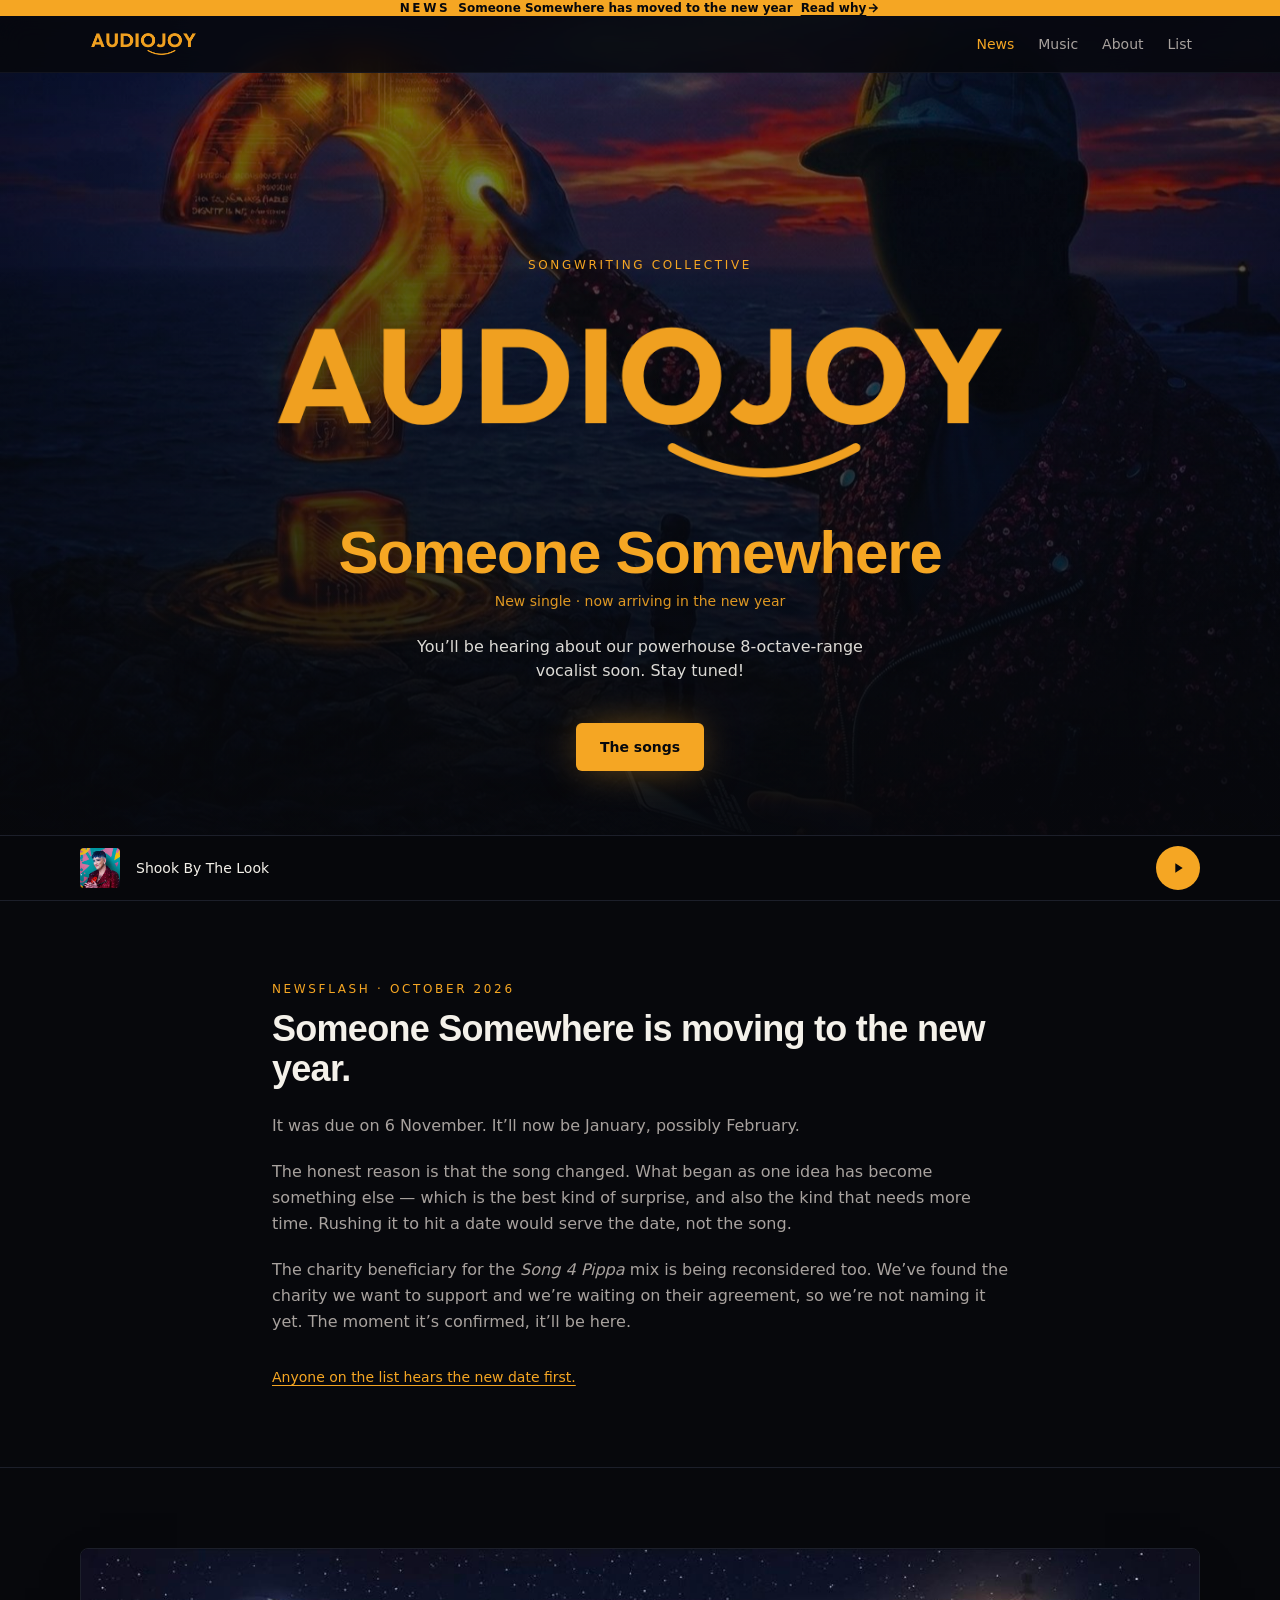
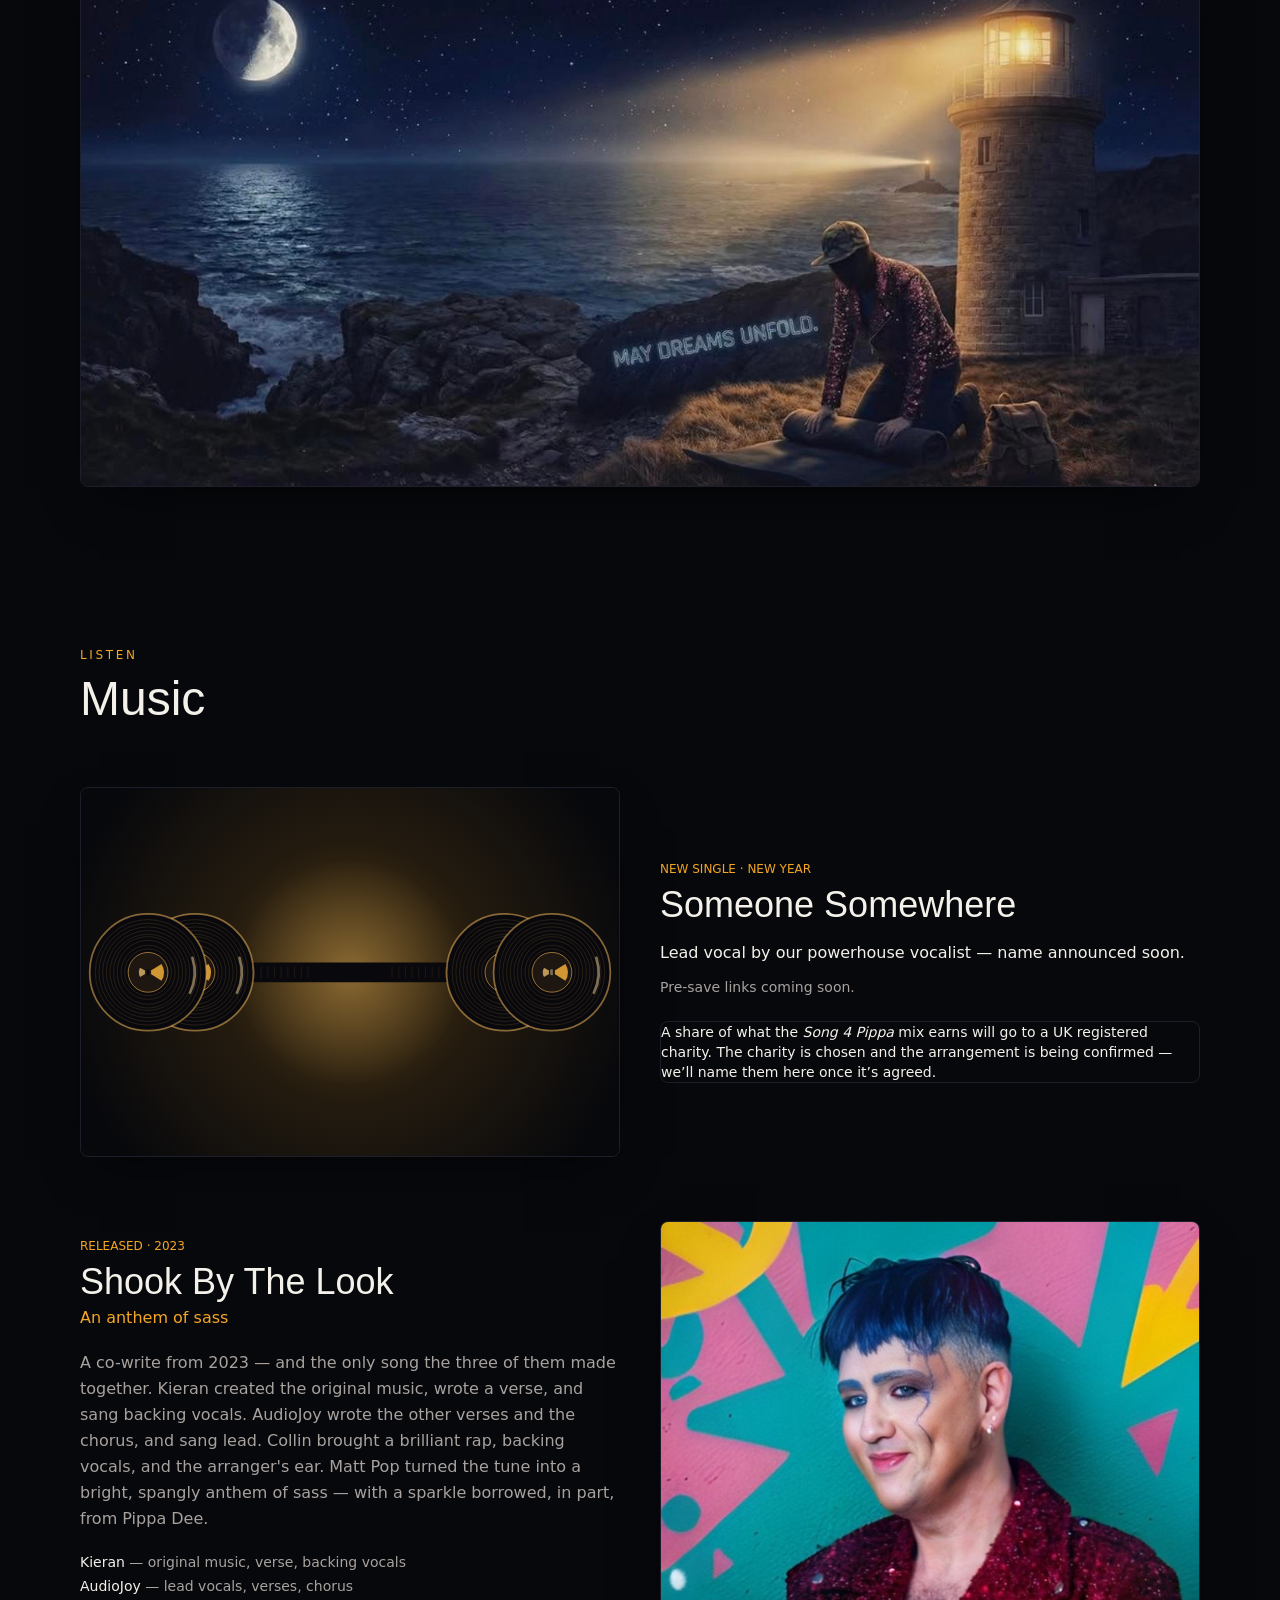
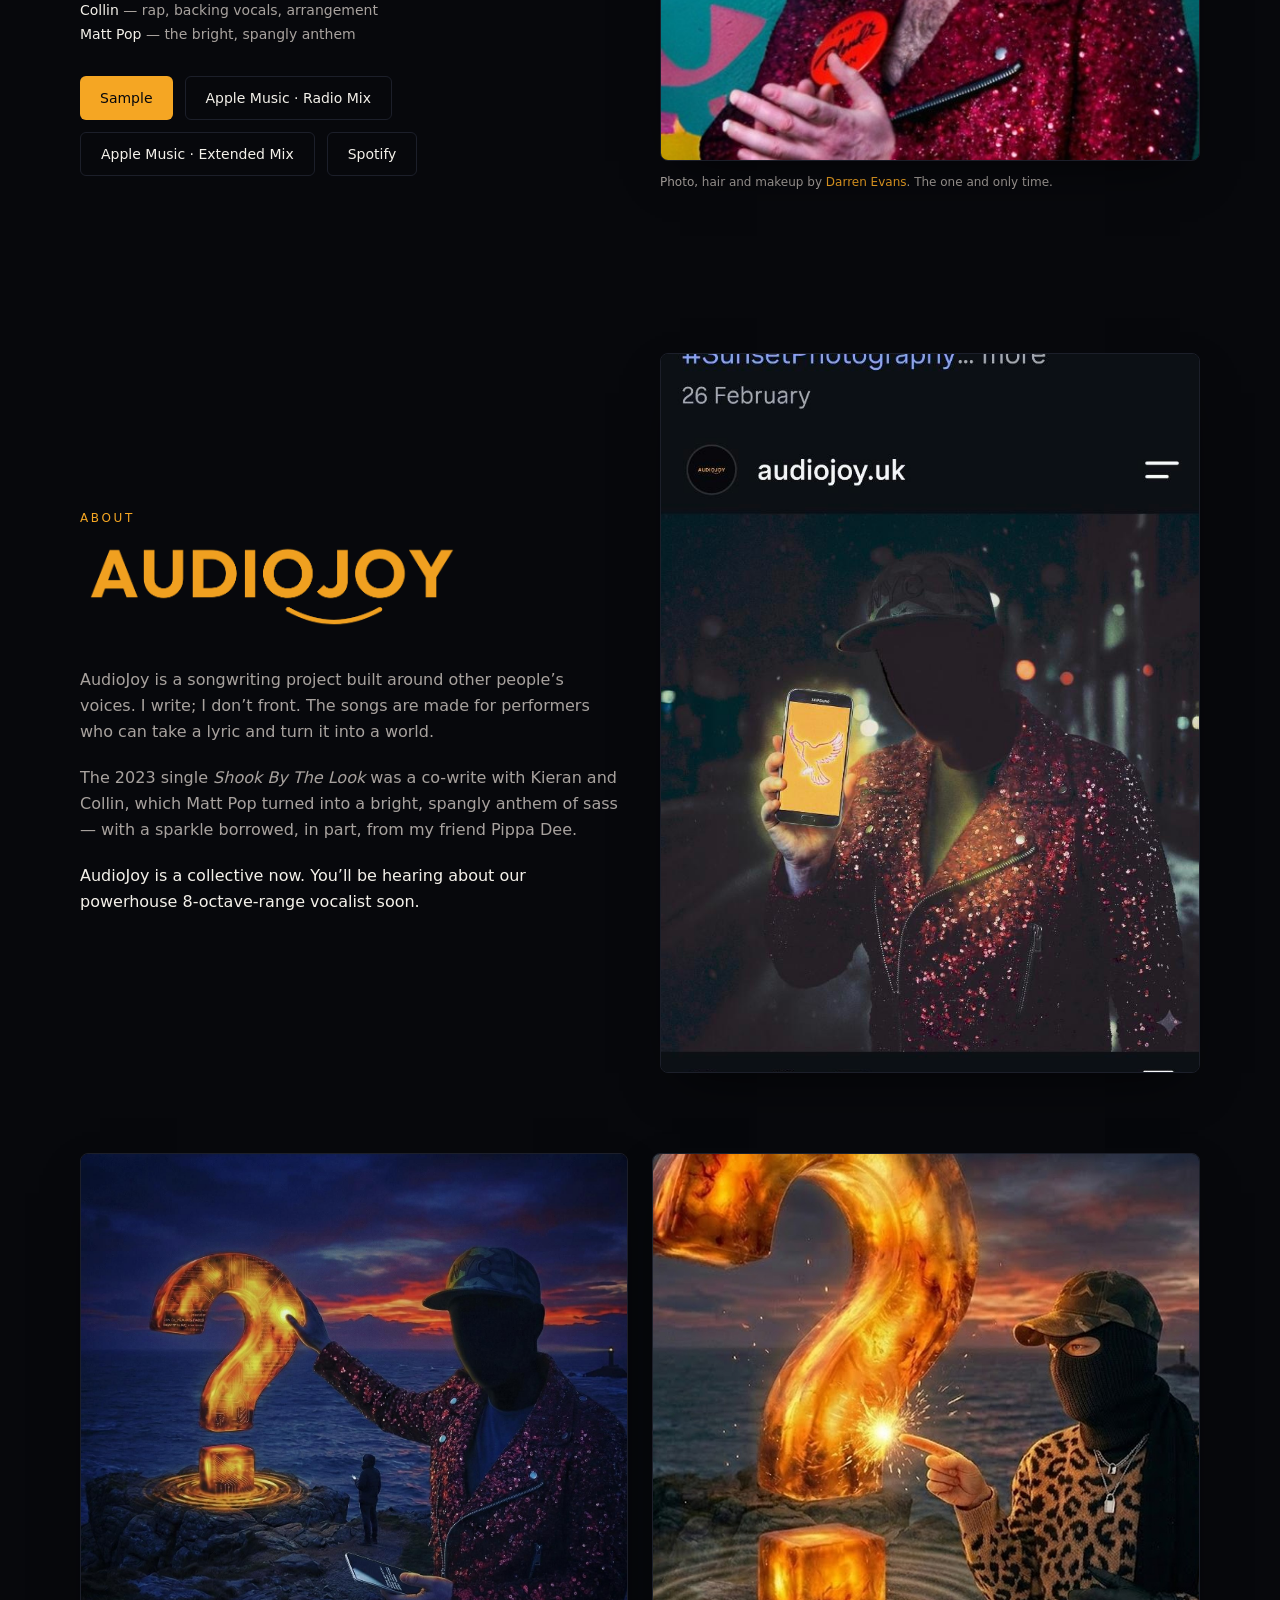
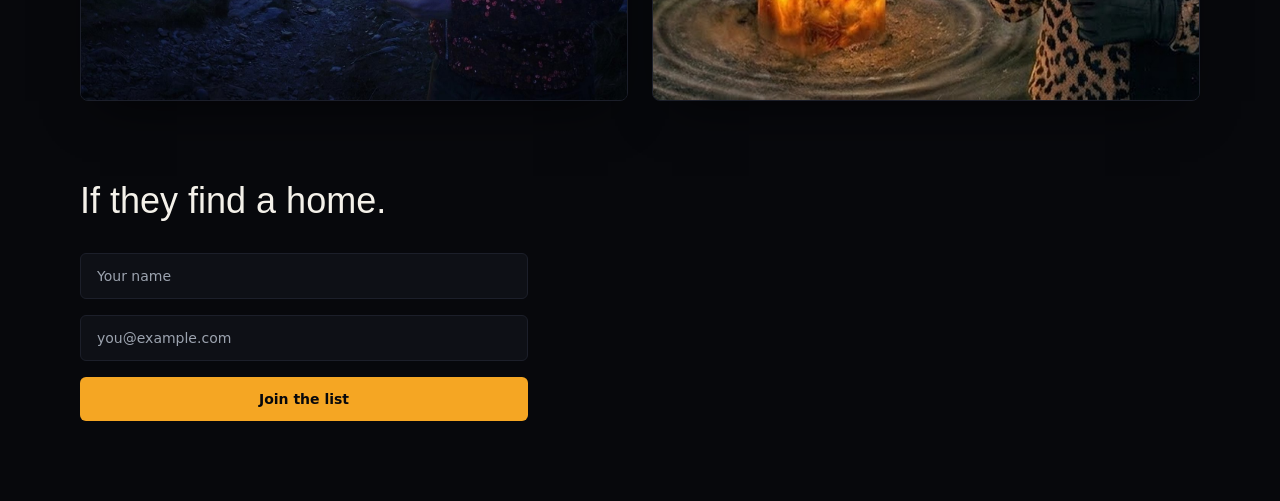
<file: index.html>
<!DOCTYPE html>
<html lang="en" class="antialiased">
<head>
  <meta charset="utf-8" />
  <meta name="viewport" content="width=device-width, initial-scale=1" />
  <meta http-equiv="Content-Security-Policy" content="default-src 'self'; script-src 'self' 'unsafe-inline' https://static.cloudflareinsights.com; style-src 'self' 'unsafe-inline' https://fonts.googleapis.com; font-src 'self' https://fonts.gstatic.com; img-src 'self' data:; media-src 'self'; connect-src 'self' https://formspree.io https://cloudflareinsights.com https://static.cloudflareinsights.com; base-uri 'self'; object-src 'none'; form-action 'self' https://formspree.io; frame-ancestors 'none'" />
  <meta name="referrer" content="strict-origin-when-cross-origin" />
  <meta name="google-site-verification" content="r1H66RN078U0JwIiFOLY94wGPQe7j51mavKXHl9Q-VI" />
  <title>AudioJoy &#8212; Songwriting Collective</title>
  <meta name="description" content="AudioJoy &#8212; a songwriting collective. New single Someone Somewhere, arriving in the new year." />
  <meta name="theme-color" content="#07080c" />
  <link rel="canonical" href="https://audiojoy.uk/" />
  <meta property="og:type" content="website" />
  <meta property="og:url" content="https://audiojoy.uk/" />
  <meta property="og:site_name" content="AudioJoy" />
  <meta property="og:locale" content="en_GB" />
  <meta property="og:title" content="AudioJoy" />
  <meta property="og:description" content="A songwriting collective. New single Someone Somewhere &#8212; arriving in the new year." />
  <meta property="og:image" content="https://audiojoy.uk/question-mark-touch.jpg" />
  <link rel="icon" type="image/png" href="logo-mark.png" />
  <script type="application/ld+json">{"@context":"https://schema.org","@type":"MusicGroup","name":"AudioJoy","url":"https://audiojoy.uk/","image":"https://audiojoy.uk/logo-mark.png","genre":"Pop","sameAs":["https://music.apple.com/us/artist/london-calling/1695892054","https://open.spotify.com/artist/2hSwuSFQrPmJkJn00JSye5","https://www.instagram.com/audiojoy.uk/","https://www.tiktok.com/@audiojoy.uk"],"track":[{"@type":"MusicRecording","name":"Someone Somewhere","byArtist":{"@type":"MusicGroup","name":"AudioJoy"},"image":"https://audiojoy.uk/question-mark-touch.jpg","url":"https://audiojoy.uk/#music"},{"@type":"MusicRecording","name":"Shook By The Look","byArtist":{"@type":"MusicGroup","name":"AudioJoy"},"image":"https://audiojoy.uk/shook.jpg","url":"https://music.apple.com/us/album/shook-by-the-look-matt-pop-radio-remix/1695899288?i=1695899289"}]}</script>
  <link rel="preconnect" href="https://fonts.googleapis.com" />
  <link rel="preconnect" href="https://fonts.gstatic.com" crossorigin />
  <link href="https://fonts.googleapis.com/css2?family=Outfit:wght@300;400;500;600;700&family=Syne:wght@600;700;800&display=swap" rel="stylesheet" />
  <link rel="stylesheet" href="tailwind.css" />
  <style>
    :root { color-scheme: dark; }
    body { background: #07080c; color: #f4f1ea; }
    .era { font-family: Syne, Outfit, sans-serif; font-weight: 700; letter-spacing: -0.02em; }
    .aura-glow { box-shadow: 0 0 40px -8px rgba(245,166,35,0.55); }
    .framed { border: 1px solid #1c1f2a; box-shadow: 0 20px 50px -20px rgba(0,0,0,0.7); }
    .reveal { opacity: 1; transform: none; }
    .hero-kenburns { animation: kenburns 24s ease-in-out infinite alternate; will-change: transform; }
    @keyframes kenburns { 0% { transform: scale(1) translate(0, 0); } 100% { transform: scale(1.09) translate(-1.5%, -1%); } }
    .hero-glow { position: absolute; left: 50%; top: 42%; width: 640px; height: 640px; max-width: 90vw; transform: translate(-50%, -50%); background: radial-gradient(circle, rgba(245,166,35,0.38) 0%, rgba(245,166,35,0) 70%); filter: blur(6px); animation: glow-drift 13s ease-in-out infinite alternate; pointer-events: none; }
    @keyframes glow-drift { 0% { transform: translate(-54%, -53%) scale(1); } 100% { transform: translate(-46%, -47%) scale(1.18); } }
    /* newsflash */
    .nf-hero-pad { padding-top: 8rem; }
    #news { scroll-margin-top: 7rem; }
    .nf-row { column-gap: 0.5rem; row-gap: 0.25rem; }
    .nf-badge { border-radius: 0.125rem; }
    .nf-arrow { width: 0.875rem; height: 0.875rem; flex-shrink: 0; }
    .nf-link { text-decoration-line: underline; text-underline-offset: 3px; }
    .nf-body { padding-top: 4rem; padding-bottom: 4rem; }
    @media (min-width: 768px) { .nf-body { padding-top: 5rem; padding-bottom: 5rem; } }
    /* barbell + spinning vinyl symbol */
    .aj-sym { display: block; width: 100%; height: auto; }
    .aj-spin { transform-box: fill-box; transform-origin: 50% 50%; animation: aj-turn 4.6s linear infinite; }
    .aj-breathe { transform-box: fill-box; transform-origin: 50% 50%; animation: aj-breathe 9s ease-in-out infinite alternate; }
    @keyframes aj-turn { to { transform: rotate(360deg); } }
    @keyframes aj-breathe { from { transform: scale(0.97); opacity: .85; } to { transform: scale(1.06); opacity: 1; } }
    @media (prefers-reduced-motion: reduce) { .aj-spin, .aj-breathe { animation: none; } }
  </style>
</head>
<body class="bg-bg text-fg font-sans min-h-dvh flex flex-col">
  <div class="fixed top-0 inset-x-0 z-40">
    <a href="#news" class="block bg-primary text-bg transition-colors hover:bg-fg">
      <div class="nf-row mx-auto flex max-w-6xl flex-wrap items-center justify-center px-4 py-2 text-center text-xs font-semibold">
        <span class="nf-badge bg-bg/20 px-2 py-0.5 uppercase tracking-brand">News</span>
        <span>Someone Somewhere has moved to the new year</span>
        <span class="nf-link inline-flex items-center gap-1">Read why
          <svg class="nf-arrow" viewBox="0 0 24 24" fill="none" stroke="currentColor" stroke-width="2.5" aria-hidden="true"><path d="M5 12h14M12 5l7 7-7 7"/></svg>
        </span>
      </div>
    </a>
    <header class="border-b border-border/60 bg-bg/85 backdrop-blur-md">
      <div class="mx-auto flex h-14 max-w-6xl items-center justify-between px-4 md:px-6">
        <a href="#" class="flex items-center gap-2"><img src="logo-mark.png" alt="AudioJoy" class="h-7 w-auto" /></a>
        <nav class="hidden items-center gap-6 text-sm font-medium text-muted md:flex">
          <a href="#news" class="text-primary">News</a><a href="#music">Music</a><a href="#about">About</a><a href="#list">List</a>
        </nav>
      </div>
    </header>
  </div>
  <main id="main" class="flex-1">
    <section class="nf-hero-pad relative min-h-[100dvh] flex items-center overflow-hidden">
      <div class="absolute inset-0">
        <img src="question-mark-touch.jpg" alt="" class="hero-kenburns h-full w-full object-cover object-center opacity-90" fetchpriority="high" />
        <div class="absolute inset-0 bg-gradient-to-t from-bg via-bg/70 to-bg/30"></div>
      </div>
      <div class="relative z-10 mx-auto w-full max-w-5xl px-4 py-20 text-center">
        <p class="text-xs font-medium tracking-brand uppercase text-primary">Songwriting collective</p>
        <img src="logo-mark.png" alt="" class="relative mx-auto mt-8 h-auto w-full max-w-3xl" />
        <p class="era mt-6 text-4xl md:text-6xl text-primary">Someone Somewhere</p>
        <p class="mx-auto mt-2 text-sm text-primary/90">New single &#183; now arriving in the new year</p>
        <p class="mx-auto mt-6 max-w-lg text-base text-fg/90">You&rsquo;ll be hearing about our powerhouse 8-octave-range vocalist soon. Stay tuned!</p>
        <div class="mt-10"><a href="#music" class="inline-flex h-12 items-center rounded-md bg-primary px-6 text-sm font-semibold text-bg aura-glow">The songs</a></div>
      </div>
    </section>
    <section id="news" class="border-y border-border bg-surface/40">
      <div class="nf-body mx-auto max-w-3xl px-4">
        <p class="text-xs tracking-brand uppercase text-primary">Newsflash &#183; October 2026</p>
        <h2 class="era mt-3 text-3xl md:text-4xl">Someone Somewhere is moving to the new year.</h2>
        <div class="mt-6 space-y-5 text-base leading-relaxed text-muted">
          <p>It was due on 6 November. It&rsquo;ll now be January, possibly February.</p>
          <p>The honest reason is that the song changed. What began as one idea has become something else &mdash; which is the best kind of surprise, and also the kind that needs more time. Rushing it to hit a date would serve the date, not the song.</p>
          <p>The charity beneficiary for the <em>Song 4 Pippa</em> mix is being reconsidered too. We&rsquo;ve found the charity we want to support and we&rsquo;re waiting on their agreement, so we&rsquo;re not naming it yet. The moment it&rsquo;s confirmed, it&rsquo;ll be here.</p>
        </div>
        <p class="mt-8 text-sm text-primary"><a href="#list" class="nf-link hover:text-fg">Anyone on the list hears the new date first.</a></p>
      </div>
    </section>
    <section class="mx-auto max-w-6xl px-4 py-20">
      <div class="relative overflow-hidden rounded-lg framed"><img src="may-dreams-unfold.jpg" alt="A figure unrolling a mat on a clifftop beneath a lighthouse at night, the words May Dreams Unfold written in light across the grass" class="w-full object-cover" loading="lazy" /></div>
    </section>
    <section id="music" class="mx-auto max-w-6xl px-4 py-20">
      <p class="text-xs tracking-brand uppercase text-primary">Listen</p>
      <h2 class="mt-3 font-display text-5xl">Music</h2>
      <div class="reveal mt-16 grid gap-10 md:grid-cols-2 md:items-center">
        <div class="relative overflow-hidden rounded-lg framed">
          <svg class="aj-sym" viewBox="0 0 1080 740" role="img"
               aria-label="A loaded barbell whose weight plates are spinning vinyl records">
            <defs>
              <radialGradient id="aj-aura">
                <stop offset="0" stop-color="#f5a623" stop-opacity=".34"/>
                <stop offset=".45" stop-color="#f5a623" stop-opacity=".12"/>
                <stop offset="1" stop-color="#f5a623" stop-opacity="0"/>
              </radialGradient>
              <radialGradient id="aj-core">
                <stop offset="0" stop-color="#ffcd78" stop-opacity=".30"/>
                <stop offset="1" stop-color="#ffcd78" stop-opacity="0"/>
              </radialGradient>
              <mask id="aj-hole">
                <rect x="-121.2" y="-121.2" width="242.5" height="242.5" fill="#fff"/>
                <circle r="6.1" fill="#000"/>
              </mask>
              <g id="aj-rec" mask="url(#aj-hole)">
                <circle r="117.2" fill="#09090d"/>
                <circle r="117.2" fill="none" stroke="#fabe5f" stroke-opacity=".51" stroke-width="3.5"/>
                <path d="M-46.9 0a46.9 46.9 0 1 0 93.8 0a46.9 46.9 0 1 0 -93.8 0M-54.3 0a54.3 54.3 0 1 0 108.6 0a54.3 54.3 0 1 0 -108.6 0M-61.7 0a61.7 61.7 0 1 0 123.3 0a61.7 61.7 0 1 0 -123.3 0M-69.1 0a69.1 69.1 0 1 0 138.1 0a69.1 69.1 0 1 0 -138.1 0M-76.4 0a76.4 76.4 0 1 0 152.9 0a76.4 76.4 0 1 0 -152.9 0M-83.8 0a83.8 83.8 0 1 0 167.7 0a83.8 83.8 0 1 0 -167.7 0M-91.2 0a91.2 91.2 0 1 0 182.4 0a91.2 91.2 0 1 0 -182.4 0M-98.6 0a98.6 98.6 0 1 0 197.2 0a98.6 98.6 0 1 0 -197.2 0M-106 0a106 106 0 1 0 212 0a106 106 0 1 0 -212 0" fill="none" stroke="#e8aa46" stroke-opacity=".18" stroke-width="1.5"/>
                <circle r="39.9" fill="#1e1610"/>
                <circle r="39.9" fill="none" stroke="#f2b656" stroke-opacity=".59" stroke-width="2"/>
                <path d="M0 0L27 -16.9A31.9 31.9 0 0 1 27 16.9Z" fill="#f5b03c" fill-opacity=".84"/>
                <path d="M0 0L-15.9 9.2A18.3 18.3 0 0 1 -15.9 -9.2Z" fill="#face78" fill-opacity=".71"/>
                <path d="M89.2 -29A93.8 93.8 0 0 1 84.3 41.1" fill="none" stroke="#ffe2aa" stroke-opacity=".47" stroke-linecap="round" stroke-width="5.3"/>
              </g>
            </defs>
            <rect width="1080" height="740" fill="#07080c"/>
            <circle cx="540" cy="370" r="583.2" fill="url(#aj-aura)" class="aj-breathe"/>
            <circle cx="540" cy="370" r="226.8" fill="url(#aj-core)" class="aj-breathe"/>
            <g class="aj-bar">
              <rect x="43.2" y="350.2" width="993.6" height="39.6" rx="18.9" fill="#09090d"/>
              <rect x="241.9" y="356.8" width="596.2" height="26.4" rx="13.2" fill="#09090d"/>
              <path d="M455.5 358.7v22.7M442.1 358.7v22.7M428.7 358.7v22.7M415.3 358.7v22.7M401.9 358.7v22.7M388.5 358.7v22.7M375.1 358.7v22.7M361.6 358.7v22.7M348.2 358.7v22.7M334.8 358.7v22.7M321.4 358.7v22.7M308 358.7v22.7M294.6 358.7v22.7M281.2 358.7v22.7M624.5 358.7v22.7M637.9 358.7v22.7M651.3 358.7v22.7M664.7 358.7v22.7M678.1 358.7v22.7M691.5 358.7v22.7M704.9 358.7v22.7M718.4 358.7v22.7M731.8 358.7v22.7M745.2 358.7v22.7M758.6 358.7v22.7M772 358.7v22.7M785.4 358.7v22.7M798.8 358.7v22.7" stroke="#ebb250" stroke-opacity=".15" stroke-width="1.3"/>
              <rect x="266.8" y="334.1" width="25.8" height="71.7" rx="6" fill="#09090d"/>
              <rect x="266.8" y="334.1" width="25.8" height="8.5" rx="4" fill="#f5ba60" fill-opacity=".31"/>
              <rect x="787.4" y="334.1" width="25.8" height="71.7" rx="6" fill="#09090d"/>
              <rect x="787.4" y="334.1" width="25.8" height="8.5" rx="4" fill="#f5ba60" fill-opacity=".31"/>
            </g>
            <g transform="translate(229 370)"><g class="aj-spin"><use href="#aj-rec"/></g></g>
            <g transform="translate(134.6 370)"><g class="aj-spin"><use href="#aj-rec"/></g></g>
            <g transform="translate(851 370)"><g class="aj-spin"><use href="#aj-rec"/></g></g>
            <g transform="translate(945.4 370)"><g class="aj-spin"><use href="#aj-rec"/></g></g>
          </svg>
        </div>
        <div>
          <p class="text-xs uppercase text-primary">New single &#183; New year</p>
          <h3 class="mt-2 font-display text-4xl">Someone Somewhere</h3>
          <p class="mt-4 text-base">Lead vocal by our powerhouse vocalist &mdash; name announced soon.</p>
          <p class="mt-3 text-sm text-muted">Pre-save links coming soon.</p>
          <div class="mt-6 rounded-lg border border-border p-5"><p class="text-sm">A share of what the <em>Song 4 Pippa</em> mix earns will go to a UK registered charity. The charity is chosen and the arrangement is being confirmed &#8212; we&rsquo;ll name them here once it&rsquo;s agreed.</p></div>
        </div>
      </div>
      <div class="reveal mt-16 grid gap-10 md:grid-cols-2 md:items-center">
        <div class="order-2 md:order-1">
          <p class="text-xs uppercase text-primary">Released &#183; 2023</p>
          <h3 class="mt-2 font-display text-4xl">Shook By The Look</h3>
          <p class="mt-1 text-primary">An anthem of sass</p>
          <p class="mt-5 text-base leading-relaxed text-muted">A co-write from 2023 &#8212; and the only song the three of them made together. Kieran created the original music, wrote a verse, and sang backing vocals. AudioJoy wrote the other verses and the chorus, and sang lead. Collin brought a brilliant rap, backing vocals, and the arranger's ear. Matt Pop turned the tune into a bright, spangly anthem of sass &#8212; with a sparkle borrowed, in part, from Pippa Dee.</p>
          <ul class="mt-5 space-y-1 text-sm text-muted">
            <li><span class="text-fg">Kieran</span> &#8212; original music, verse, backing vocals</li>
            <li><span class="text-fg">AudioJoy</span> &#8212; lead vocals, verses, chorus</li>
            <li><span class="text-fg">Collin</span> &#8212; rap, backing vocals, arrangement</li>
            <li><span class="text-fg">Matt Pop</span> &#8212; the bright, spangly anthem</li>
          </ul>
          <div class="mt-8 flex flex-wrap items-center gap-3">
            <button class="play-track inline-flex h-11 items-center rounded-md bg-primary px-5 text-sm font-medium text-bg" data-src="shook-sample.mp3">Sample</button>
            <a href="https://music.apple.com/us/album/shook-by-the-look-matt-pop-radio-remix/1695899288?i=1695899289" target="_blank" rel="noopener" class="inline-flex h-11 items-center rounded-md border border-border px-5 text-sm">Apple Music &#183; Radio Mix</a>
            <a href="https://music.apple.com/us/album/shook-by-the-look-matt-pop-extended-dance-remix-single/1695892802" target="_blank" rel="noopener" class="inline-flex h-11 items-center rounded-md border border-border px-5 text-sm">Apple Music &#183; Extended Mix</a>
            <a href="https://open.spotify.com/artist/2hSwuSFQrPmJkJn00JSye5" target="_blank" rel="noopener" class="inline-flex h-11 items-center rounded-md border border-border px-5 text-sm">Spotify</a>
          </div>
        </div>
        <figure class="order-1 md:order-2">
          <div class="relative overflow-hidden rounded-lg framed"><img src="shook.jpg" alt="Shook By The Look artwork" class="aspect-square w-full object-cover" /></div>
          <figcaption class="mt-3 text-xs leading-relaxed text-muted">Photo, hair and makeup by <a href="https://www.darrenevans.com/" target="_blank" rel="noopener" class="text-primary hover:text-primary/90">Darren Evans</a>. The one and only time.</figcaption>
        </figure>
      </div>
    </section>
    <section id="about" class="mx-auto max-w-6xl px-4 py-20 grid gap-10 md:grid-cols-2 md:items-center">
      <div>
        <p class="text-xs tracking-brand uppercase text-primary">About</p>
        <img src="logo-mark.png" alt="AudioJoy" class="mt-3 w-full max-w-sm" />
        <div class="mt-8 space-y-5 text-base leading-relaxed text-muted">
          <p>AudioJoy is a songwriting project built around other people&rsquo;s voices. I write; I don&rsquo;t front. The songs are made for performers who can take a lyric and turn it into a world.</p>
          <p>The 2023 single <em>Shook By The Look</em> was a co-write with Kieran and Collin, which Matt Pop turned into a bright, spangly anthem of sass &mdash; with a sparkle borrowed, in part, from my friend Pippa Dee.</p>
          <p class="text-fg">AudioJoy is a collective now. You&rsquo;ll be hearing about our powerhouse 8-octave-range vocalist soon.</p>
        </div>
      </div>
      <img src="dove-phone-ig.jpg" alt="" class="w-full rounded-lg object-cover aspect-[3/4] framed" />
    </section>
    <section class="mx-auto max-w-6xl px-4">
      <div class="grid gap-6 md:grid-cols-2">
        <div class="relative overflow-hidden rounded-lg framed"><img src="somethingoutthere-v1-cover.jpg" alt="A figure in a sequinned jacket reaching toward a glowing question mark above a clifftop at dusk" class="aspect-square w-full object-cover" loading="lazy" /></div>
        <div class="relative overflow-hidden rounded-lg framed"><img src="whats-the-point-square.jpg" alt="A masked figure touching a burning question mark that throws sparks, the sea behind" class="aspect-square w-full object-cover" loading="lazy" /></div>
      </div>
    </section>
    <section id="list" class="mx-auto max-w-6xl px-4 py-20">
      <h2 class="font-display text-4xl">If they find a home.</h2>
      <form id="list-form" class="mt-8 space-y-4 max-w-md">
        <input id="name" name="name" type="text" required placeholder="Your name" class="w-full rounded-md border border-border bg-surface px-4 py-3 text-sm" />
        <input id="email" name="email" type="email" required placeholder="you@example.com" class="w-full rounded-md border border-border bg-surface px-4 py-3 text-sm" />
        <button type="submit" class="w-full rounded-md bg-primary px-5 py-3 text-sm font-semibold text-bg">Join the list</button>
        <p id="form-success" class="hidden text-sm text-primary">You&#8217;re on the list. Thank you.</p>
        <p id="form-error" class="hidden text-sm text-red-400">Something went wrong.</p>
      </form>
    </section>
  </main>
  <div id="player-bar" class="fixed bottom-0 inset-x-0 z-50 border-t border-border bg-bg/95">
    <div class="mx-auto flex h-16 max-w-6xl items-center gap-4 px-4">
      <img src="shook.jpg" alt="" class="size-10 rounded object-cover" />
      <div class="min-w-0 flex-1"><p class="truncate text-sm font-medium">Shook By The Look</p></div>
      <button id="bar-play" class="inline-flex size-11 items-center justify-center rounded-full bg-primary text-bg" aria-label="Play"><svg class="size-4" viewBox="0 0 24 24" fill="currentColor"><path d="M8 5v14l11-7z"/></svg></button>
    </div>
  </div>
  <audio id="audio" preload="metadata"></audio>
  <script>
    const audio = document.getElementById('audio');
    document.querySelectorAll('#bar-play, .play-track').forEach(btn => btn.addEventListener('click', () => { audio.src = btn.dataset.src || 'shook-sample.mp3'; audio.play().catch(()=>{}); }));
    document.getElementById('list-form').addEventListener('submit', async (e) => {
      e.preventDefault();
      const data = { name: document.getElementById('name').value.trim(), email: document.getElementById('email').value.trim().toLowerCase() };
      try {
        const res = await fetch('https://formspree.io/f/xppzzeod', { method: 'POST', headers: { 'Accept': 'application/json', 'Content-Type': 'application/json' }, body: JSON.stringify(data) });
        if (!res.ok) throw new Error('fail');
        document.getElementById('form-success').classList.remove('hidden');
      } catch (err) { document.getElementById('form-error').classList.remove('hidden'); }
    });
  </script>
</body>
</html>
</file>
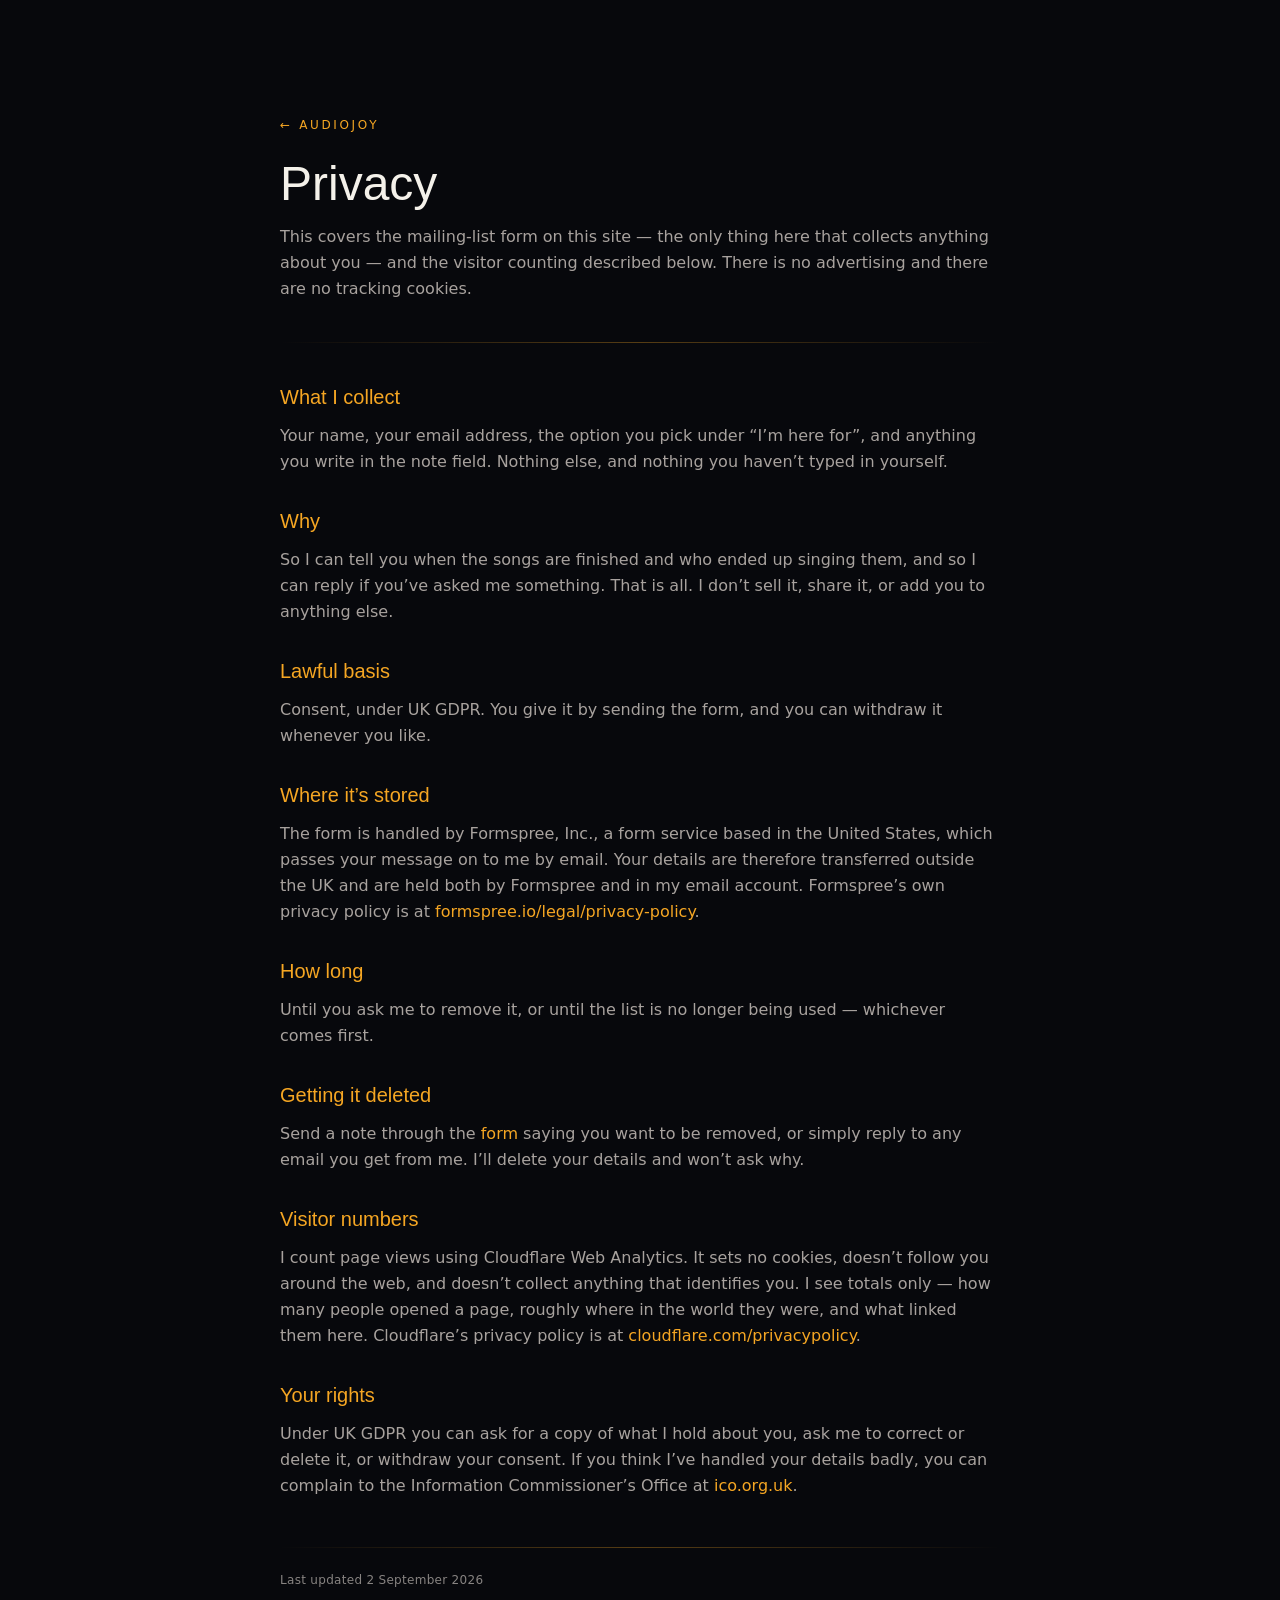
<file: privacy.html>
<!DOCTYPE html>
<html lang="en" class="antialiased">
<head>
  <meta charset="utf-8" />
  <meta name="viewport" content="width=device-width, initial-scale=1" />
  <meta http-equiv="Content-Security-Policy" content="default-src 'self'; script-src 'self' 'unsafe-inline' https://static.cloudflareinsights.com; style-src 'self' 'unsafe-inline' https://fonts.googleapis.com; font-src 'self' https://fonts.gstatic.com; img-src 'self' data:; media-src 'self'; connect-src 'self' https://formspree.io https://cloudflareinsights.com https://static.cloudflareinsights.com; base-uri 'self'; object-src 'none'; form-action 'self' https://formspree.io" />
  <meta name="referrer" content="strict-origin-when-cross-origin" />
  <title>Privacy — AudioJoy</title>
  <meta name="description" content="What the AudioJoy mailing list collects, why, where it is stored, and how to have it deleted." />
  <meta name="theme-color" content="#07080c" />
  <link rel="canonical" href="https://audiojoy.uk/privacy.html" />
  <meta name="robots" content="index, follow" />
  <link rel="icon" type="image/png" href="logo-mark.png" />
  <link rel="apple-touch-icon" href="logo-mark.png" />
  <link rel="preconnect" href="https://fonts.googleapis.com" />
  <link rel="preconnect" href="https://fonts.gstatic.com" crossorigin />
  <link href="https://fonts.googleapis.com/css2?family=Outfit:wght@300;400;500;600;700&family=Syne:wght@600;700;800&display=swap" rel="stylesheet" />
  <link rel="stylesheet" href="tailwind.css" />
  <style>
    :root { color-scheme: dark; }
    body { background: #07080c; color: #f4f1ea; }
    .gold-rule { height: 1px; background: linear-gradient(90deg, transparent, #f5a62355, transparent); }
    .stack > * + * { margin-top: 2rem; }
    .link-hover:hover { color: #f4f1ea; }
  </style>
</head>
<body class="bg-bg text-fg font-sans">
  <main class="mx-auto max-w-3xl px-4 py-20 md:px-6 md:py-28">
    <a href="/" class="text-xs tracking-brand uppercase text-primary link-hover transition-colors">← AudioJoy</a>

    <h1 class="mt-6 font-display text-4xl md:text-5xl">Privacy</h1>
    <p class="mt-4 text-base leading-relaxed text-muted">
      This covers the mailing-list form on this site — the only thing here that collects anything about you —
      and the visitor counting described below. There is no advertising and there are no tracking cookies.
    </p>

    <div class="gold-rule mt-10"></div>

    <div class="mt-10 stack">
      <section>
        <h2 class="font-display text-xl text-primary">What I collect</h2>
        <p class="mt-3 text-base leading-relaxed text-muted">
          Your name, your email address, the option you pick under “I’m here for”, and anything you write in the note field.
          Nothing else, and nothing you haven’t typed in yourself.
        </p>
      </section>

      <section>
        <h2 class="font-display text-xl text-primary">Why</h2>
        <p class="mt-3 text-base leading-relaxed text-muted">
          So I can tell you when the songs are finished and who ended up singing them, and so I can reply if you’ve asked
          me something. That is all. I don’t sell it, share it, or add you to anything else.
        </p>
      </section>

      <section>
        <h2 class="font-display text-xl text-primary">Lawful basis</h2>
        <p class="mt-3 text-base leading-relaxed text-muted">
          Consent, under UK GDPR. You give it by sending the form, and you can withdraw it whenever you like.
        </p>
      </section>

      <section>
        <h2 class="font-display text-xl text-primary">Where it’s stored</h2>
        <p class="mt-3 text-base leading-relaxed text-muted">
          The form is handled by Formspree, Inc., a form service based in the United States, which passes your message on
          to me by email. Your details are therefore transferred outside the UK and are held both by Formspree and in my
          email account. Formspree’s own privacy policy is at
          <a href="https://formspree.io/legal/privacy-policy" target="_blank" rel="noopener" class="text-primary link-hover transition-colors">formspree.io/legal/privacy-policy</a>.
        </p>
      </section>

      <section>
        <h2 class="font-display text-xl text-primary">How long</h2>
        <p class="mt-3 text-base leading-relaxed text-muted">
          Until you ask me to remove it, or until the list is no longer being used — whichever comes first.
        </p>
      </section>

      <section>
        <h2 class="font-display text-xl text-primary">Getting it deleted</h2>
        <p class="mt-3 text-base leading-relaxed text-muted">
          Send a note through the <a href="/#list" class="text-primary link-hover transition-colors">form</a> saying you
          want to be removed, or simply reply to any email you get from me. I’ll delete your details and won’t ask why.
        </p>
      </section>

      <section>
        <h2 class="font-display text-xl text-primary">Visitor numbers</h2>
        <p class="mt-3 text-base leading-relaxed text-muted">
          I count page views using Cloudflare Web Analytics. It sets no cookies, doesn’t follow you around the web, and
          doesn’t collect anything that identifies you. I see totals only — how many people opened a page, roughly where
          in the world they were, and what linked them here. Cloudflare’s privacy policy is at
          <a href="https://www.cloudflare.com/privacypolicy/" target="_blank" rel="noopener" class="text-primary link-hover transition-colors">cloudflare.com/privacypolicy</a>.
        </p>
      </section>

      <section>
        <h2 class="font-display text-xl text-primary">Your rights</h2>
        <p class="mt-3 text-base leading-relaxed text-muted">
          Under UK GDPR you can ask for a copy of what I hold about you, ask me to correct or delete it, or withdraw your
          consent. If you think I’ve handled your details badly, you can complain to the Information Commissioner’s Office at
          <a href="https://ico.org.uk" target="_blank" rel="noopener" class="text-primary link-hover transition-colors">ico.org.uk</a>.
        </p>
      </section>
    </div>

    <div class="gold-rule mt-12"></div>
    <p class="mt-6 text-xs tracking-wide text-muted/80">Last updated 2 September 2026</p>
  </main>
  <!-- Cloudflare Web Analytics --><script type='module' src='https://static.cloudflareinsights.com/beacon.min.js' data-cf-beacon='{"token": "3eeaa1c014df41e59810062ff7e840b5"}'></script><!-- End Cloudflare Web Analytics -->
</body>
</html>
</file>
